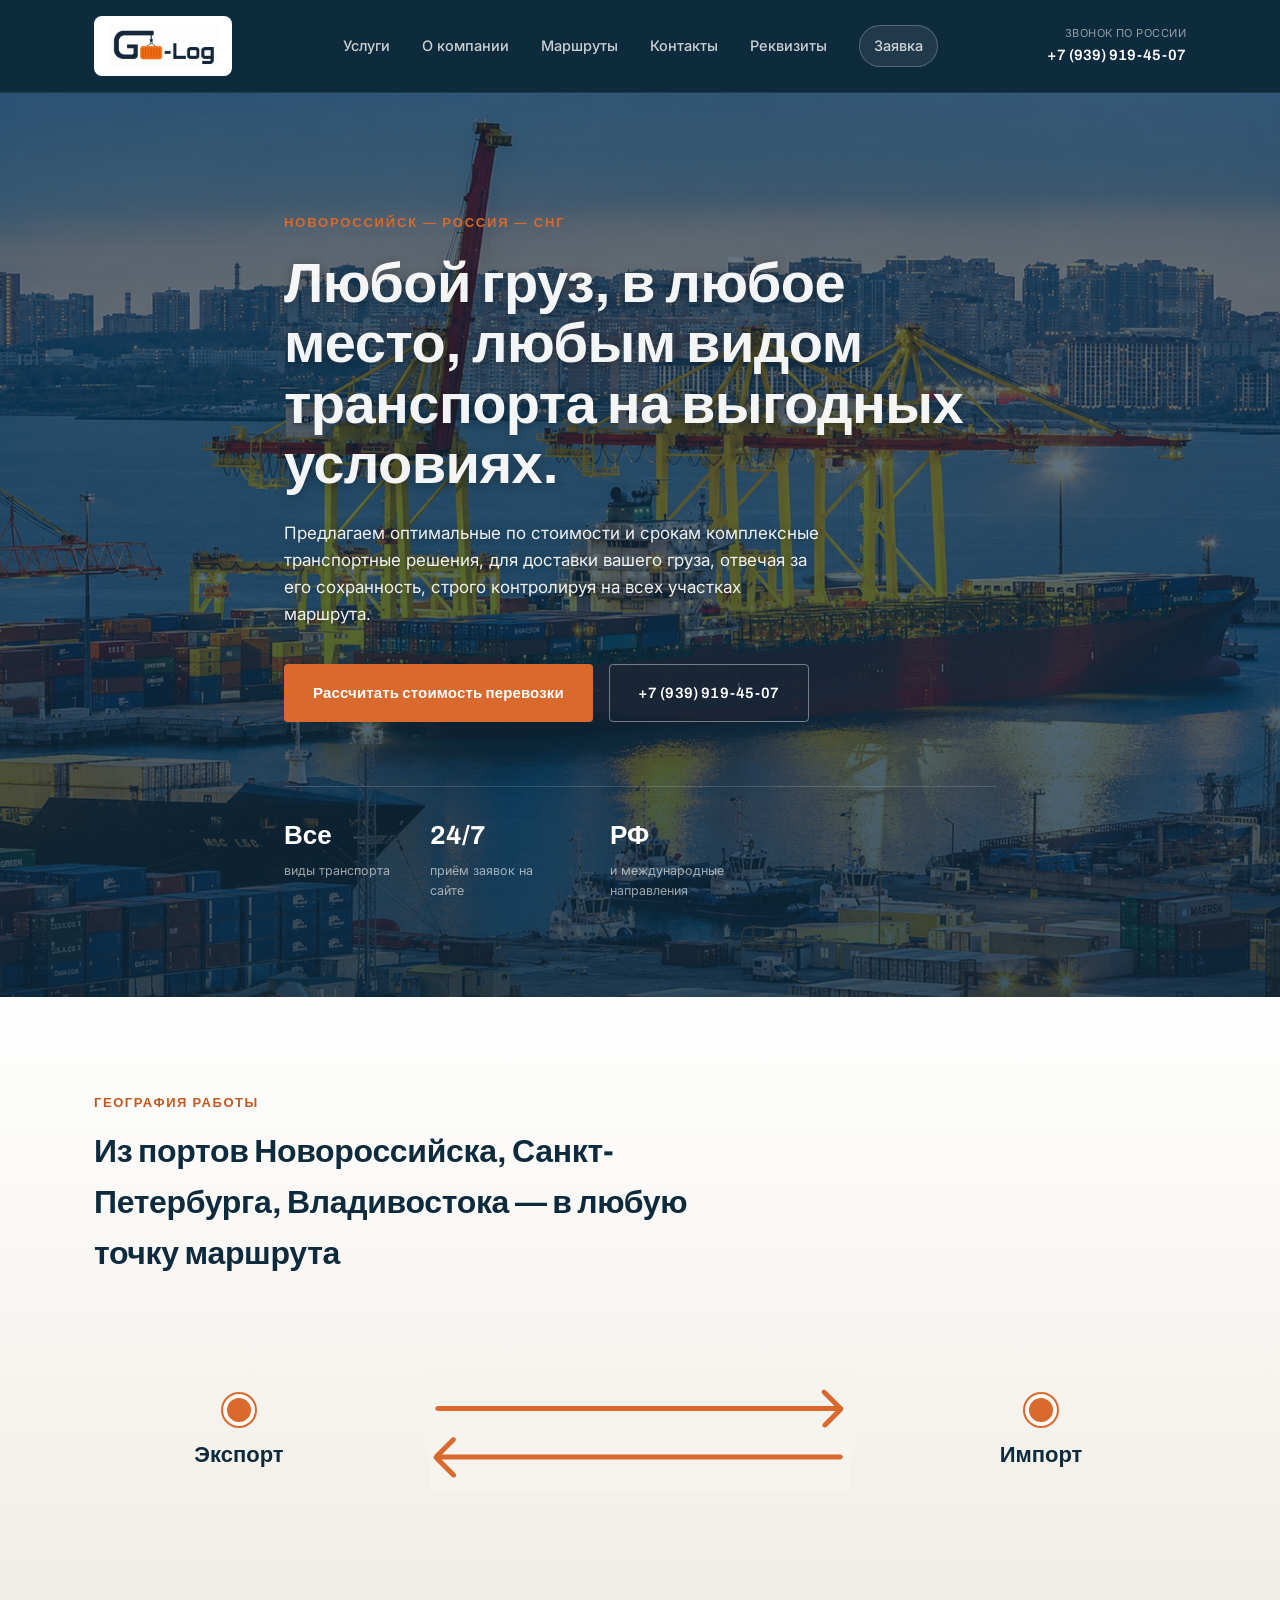
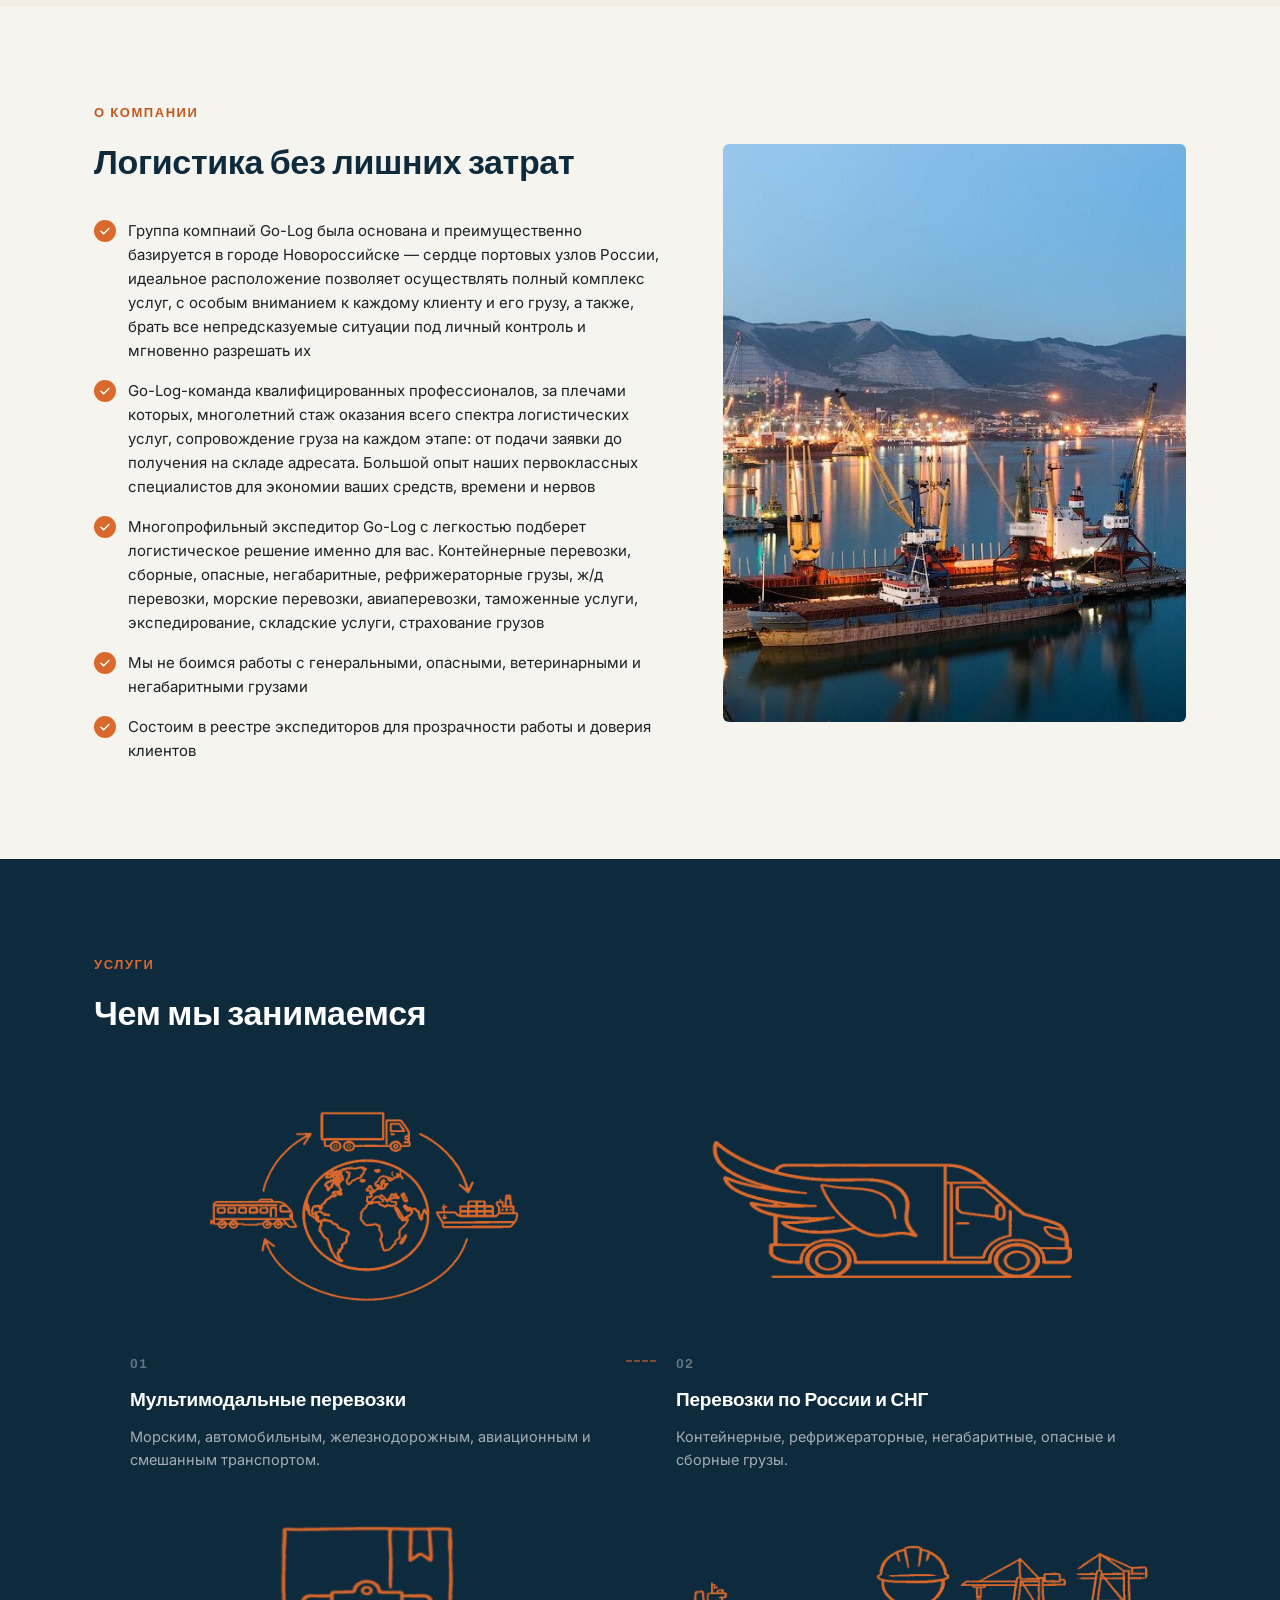
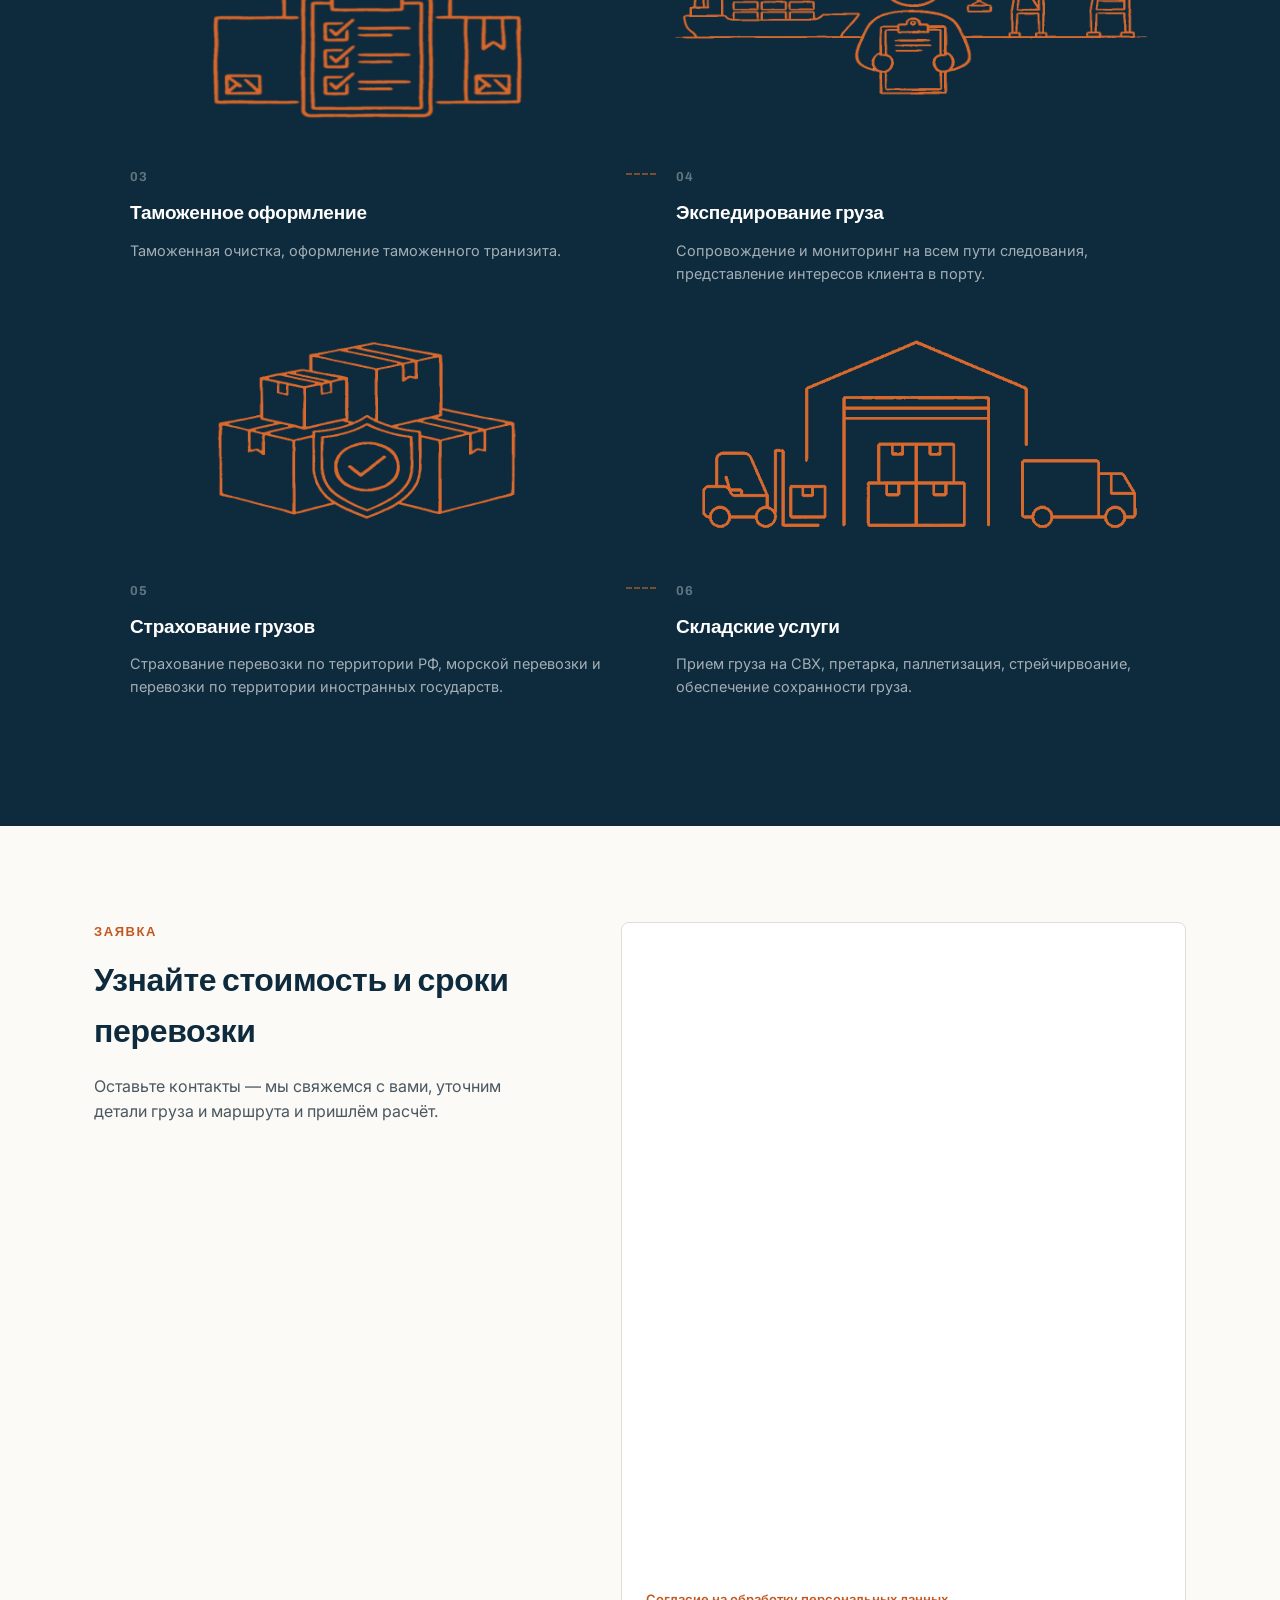
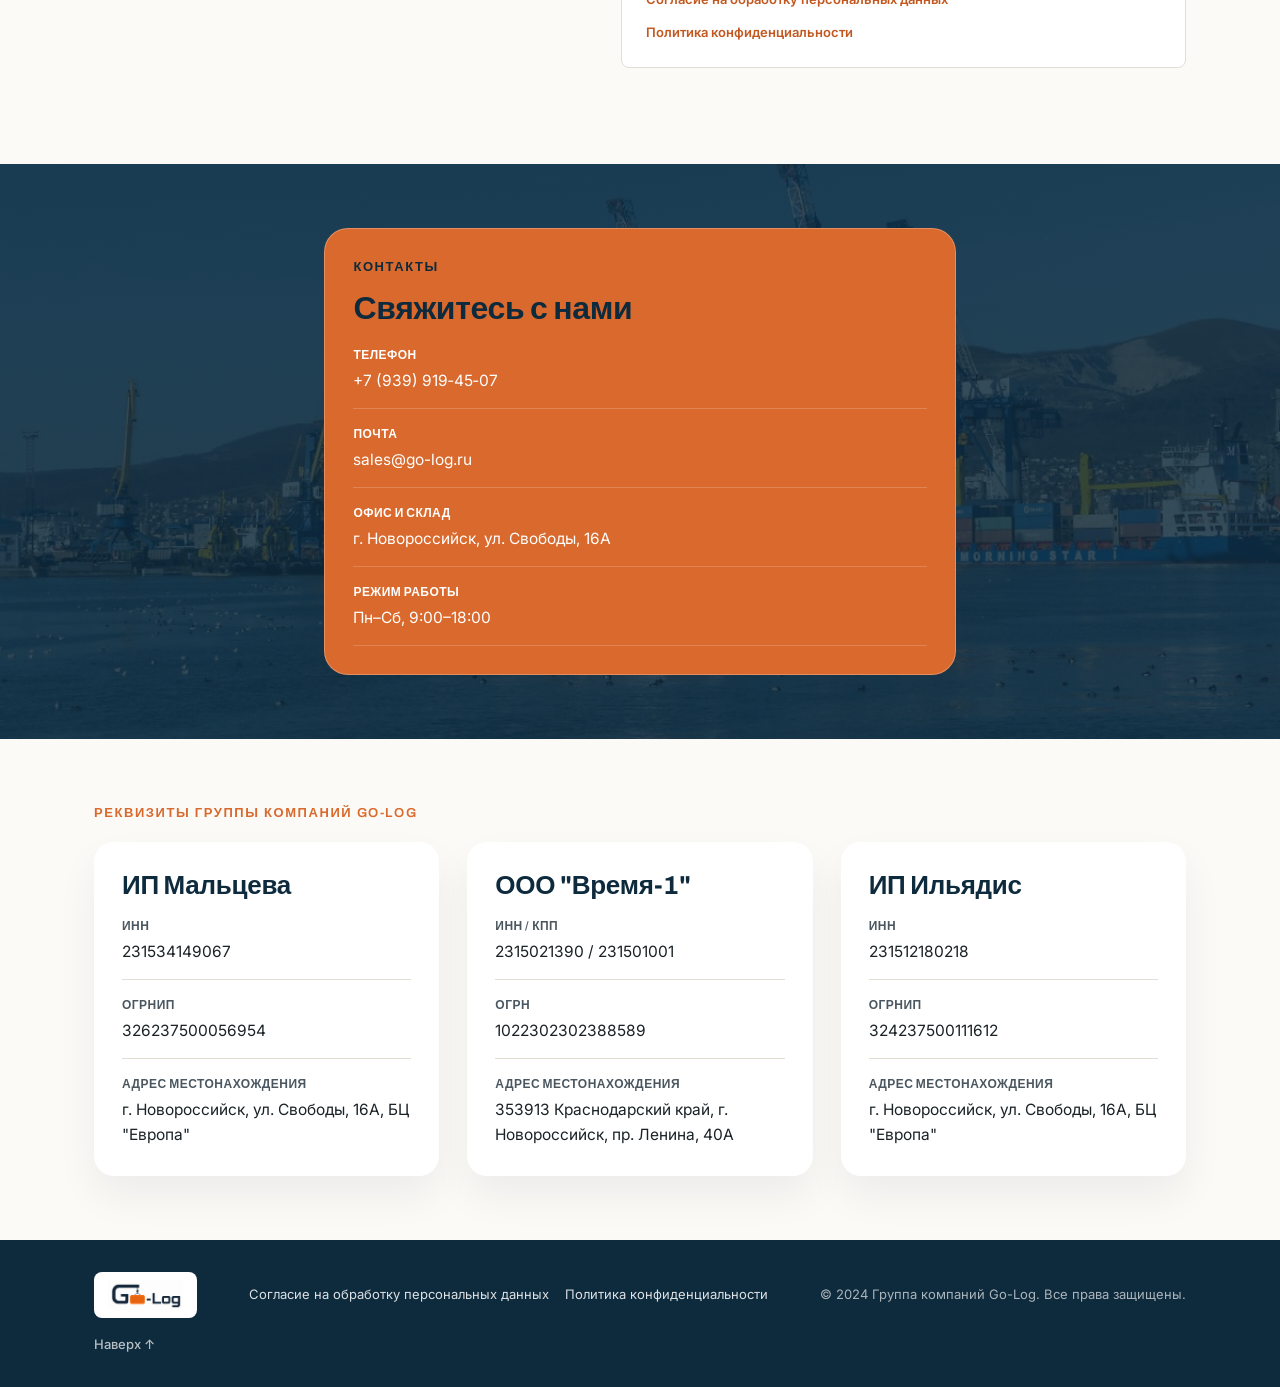
<file: index.html>
<!DOCTYPE html>
<html lang="ru">
<head>
<meta charset="UTF-8">
<meta name="viewport" content="width=device-width, initial-scale=1.0, maximum-scale=1.0, viewport-fit=cover">
<title>Go-Log — логистическая компания в Новороссийске</title>
<meta name="description" content="Go-Log — морские, мультимодальные и автомобильные перевозки, таможенное оформление и хранение грузов в Новороссийске. Оставьте заявку — рассчитаем стоимость перевозки.">
<link rel="preconnect" href="https:// ts.googleapis.com">
<link rel="preconnect" href="https://fonts.gstatic.com" crossorigin>
<link href="https://fonts.googleapis.com/css2?family=Archivo:wght@500;600;700;800&family=Archivo+Expanded:wght@600;700&family=Inter:wght@400;500;600&display=swap" rel="stylesheet">
<link rel="stylesheet" href="style.css">
</head>
<body>

<a id="top"></a>
<!-- ===== HEADER ===== -->
<header class="site-header">
  <div class="container header-inner">
    <a href="#top" class="brand">
      <img src="images/logo.png" alt="Go-Log" class="brand-logo">
    </a>
    <nav class="main-nav" aria-label="Основная навигация">
      <a href="#services">Услуги</a>
      <a href="#about">О компании</a>
      <a href="#route">Маршруты</a>
      <a href="#contacts">Контакты</a>
      <a href="#requisites">Реквизиты</a>
      <a href="#request" class="header-request-link">Заявка</a>
    </nav>
    <a href="tel:+79399194507" class="header-phone">
      <span class="phone-label">Звонок по России</span>
      <span class="phone-number">+7 (939) 919&#8209;45&#8209;07</span>
    </a>
  </div>
</header>

<main>

  <!-- ===== HERO ===== -->
  <section class="hero">
    <div class="hero-bg" aria-hidden="true"></div>
    <div class="container hero-inner">
      <p class="eyebrow">Новороссийск &mdash; Россия &mdash; СНГ</p>
      <h1>Любой груз, в любое место, любым видом транспорта на выгодных условиях.</h1>
      <p class="hero-lede">Предлагаем оптимальные по стоимости и срокам комплексные транспортные решения, для доставки вашего груза, отвечая за его сохранность, строго контролируя на всех участках маршрута.</p>
      <div class="hero-actions">
        <a href="#request" class="btn btn-primary">Рассчитать стоимость перевозки</a>
        <a href="tel:+79399194507" class="btn btn-ghost">+7 (939) 919&#8209;45&#8209;07</a>
      </div>
      <ul class="hero-stats">
        <li><span class="stat-num">Все</span><span class="stat-label">виды транспорта</span></li>
        <li><span class="stat-num">24/7</span><span class="stat-label">приём заявок на сайте</span></li>
        <li><span class="stat-num">РФ</span><span class="stat-label">и международные направления</span></li>
      </ul>
    </div>
  </section>

  <!-- ===== ROUTE / SIGNATURE ELEMENT ===== -->
  <section class="route" id="route">
    <div class="container">
      <p class="section-eyebrow">География работы</p>
      <h2>Из портов Новороссийска, Санкт-Петербурга, Владивостока &mdash; в любую точку маршрута</h2>
    </div>
    <div class="route-line-full" role="img" aria-label="Маршрутная схема: экспорт слева, импорт справа, место для стрелок посередине">
      <div class="route-line-content">
        <div class="route-point route-point--export">
          <span class="route-dot route-dot--origin"></span>
          <span class="route-point-label">Экспорт</span>
        </div>
        <div class="route-graphic">
          <img src="images/route-placeholder.png" alt="Место для схемы маршрута" class="route-graphic__img" loading="lazy" />
        </div>
        <div class="route-point route-point--import">
          <span class="route-dot route-dot--dest"></span>
          <span class="route-point-label">Импорт</span>
        </div>
      </div>
    </div>
  </section>

  <!-- ===== ABOUT ===== -->
  <section class="about" id="about">
    <div class="container about-grid">
      <div class="about-text">
        <p class="section-eyebrow">О компании</p>
        <h2>Логистика без лишних затрат</h2>
        <ul class="about-points">
          <li>Группа компнаий Go-Log была основана и преимущественно базируется в городе Новороссийске — сердце портовых узлов России, идеальное расположение позволяет осуществлять полный комплекс услуг, с особым вниманием к каждому клиенту и его грузу, а также, брать все непредсказуемые ситуации под личный контроль и мгновенно разрешать их</li>
          <li>Go-Log-команда квалифицированных профессионалов, за плечами которых, многолетний стаж оказания всего спектра логистических услуг, сопровождение груза на каждом этапе: от подачи заявки до получения на складе адресата. Большой опыт наших первоклассных специалистов для экономии ваших средств, времени и нервов</li>
          <li>Многопрофильный экспедитор Go-Log с легкостью подберет логистическое решение именно для вас. Контейнерные перевозки, сборные, опасные, негабаритные, рефрижераторные грузы, ж/д перевозки, морские перевозки, авиаперевозки, таможенные услуги, экспедирование, складские услуги, страхование грузов</li>
          <li>Мы не боимся работы с генеральными, опасными, ветеринарными и негабаритными грузами</li>
          <li>Состоим в реестре экспедиторов для прозрачности работы и доверия клиентов</li>
        </ul>
      </div>
      <div class="about-media">
        <img src="images/about.jpg" alt="Фото компании Go-Log" loading="lazy"
             onerror="this.closest('.about-media').classList.add('about-media--empty')">
        <div class="about-media-placeholder" aria-hidden="true">
          <svg viewBox="0 0 48 48" width="40" height="40" fill="none">
            <rect x="6" y="14" width="36" height="26" rx="2" stroke="currentColor" stroke-width="2"/>
            <path d="M6 32l10-10 8 8 6-6 12 12" stroke="currentColor" stroke-width="2" stroke-linecap="round" stroke-linejoin="round"/>
            <circle cx="16" cy="21" r="3" stroke="currentColor" stroke-width="2"/>
          </svg>
          <p>Замените на фото компании:<br><code>images/about.jpg</code></p>
        </div>
      </div>
    </div>
  </section>

  <!-- ===== SERVICES ===== -->
  <section class="services" id="services">
    <div class="container">
      <p class="section-eyebrow">Услуги</p>
      <h2>Чем мы занимаемся</h2>
      <div class="services-grid">

        <article class="service-card">
          <div class="service-media">
            <img src="images/multimodal.png" alt="Мультимодальные перевозки" loading="lazy"
                 onerror="this.closest('.service-media').classList.add('service-media--empty')">
            <div class="service-media-placeholder" aria-hidden="true">
              <svg viewBox="0 0 48 48" fill="none"><rect x="6" y="14" width="30" height="20" rx="2" stroke="currentColor" stroke-width="2"/><path d="M6 32l10-10 8 8 6-6 12 12" stroke="currentColor" stroke-width="2" stroke-linecap="round" stroke-linejoin="round"/><circle cx="16" cy="21" r="3" stroke="currentColor" stroke-width="2"/></svg>
              <p>images/multimodal.jpg</p>
            </div>
          </div>
          <div class="service-body">
            <span class="service-num">01</span>
            <h3>Мультимодальные перевозки</h3>
            <p>Морским, автомобильным, железнодорожным, авиационным и смешанным транспортом.</p>
          </div>
        </article>

        <article class="service-card">
          <div class="service-media">
            <img src="images/perevozki.png" alt="Перевозки" loading="lazy"
                 onerror="this.closest('.service-media').classList.add('service-media--empty')">
            <div class="service-media-placeholder" aria-hidden="true">
              <svg viewBox="0 0 48 48" fill="none"><rect x="6" y="16" width="36" height="20" rx="1.5" stroke="currentColor" stroke-width="2"/><path d="M14 16v20M22 16v20M30 16v20M38 16v20" stroke="currentColor" stroke-width="2"/></svg>
              <p>images/perevozki.jpg</p>
            </div>
          </div>
          <div class="service-body">
            <span class="service-num">02</span>
            <h3>Перевозки по России и СНГ</h3>
            <p>Контейнерные, рефрижераторные, негабаритные, опасные и сборные грузы.</p>
          </div>
        </article>

        <article class="service-card">
          <div class="service-media service-media--illustration">
            <img src="images/tamojenoe.png" alt="Таможенное оформление" loading="lazy">
          </div>
          <div class="service-body">
            <span class="service-num">03</span>
            <h3>Таможенное оформление</h3>
            <p>Таможенная очистка, оформление таможенного транизита.</p>
          </div>
        </article>

        <article class="service-card">
          <div class="service-media service-media--illustration">
            <img src="images/expedition.png" alt="Экспедирование груза" loading="lazy">
          </div>
          <div class="service-body">
            <span class="service-num">04</span>
            <h3>Экспедирование груза</h3>
            <p>Сопровождение и мониторинг на всем пути следования, представление интересов клиента в порту.</p>
          </div>
        </article>

        <article class="service-card">
          <div class="service-media service-media--illustration">
            <img src="images/strahovanie.png" alt="Страхование грузов" loading="lazy">
          </div>
          <div class="service-body">
            <span class="service-num">05</span>
            <h3>Страхование грузов</h3>
            <p>Страхование перевозки по территории РФ, морской перевозки и перевозки по территории иностранных государств.</p>
          </div>
        </article>

        <article class="service-card">
          <div class="service-media">
            <img src="images/sklad.png" alt="Складские услуги" loading="lazy"
                 onerror="this.closest('.service-media').classList.add('service-media--empty')">
            <div class="service-media-placeholder" aria-hidden="true">
              <svg viewBox="0 0 48 48" fill="none"><path d="M6 18 24 7l18 11" stroke="currentColor" stroke-width="2" stroke-linecap="round" stroke-linejoin="round"/><path d="M9 18v20h30V18" stroke="currentColor" stroke-width="2" stroke-linejoin="round"/><path d="M19 38V27h10v11" stroke="currentColor" stroke-width="2" stroke-linejoin="round"/></svg>
              <p>images/sklad.jpg</p>
            </div>
          </div>
          <div class="service-body">
            <span class="service-num">06</span>
            <h3>Складские услуги</h3>
            <p>Прием груза на СВХ, претарка, паллетизация, стрейчирвоание, обеспечение сохранности груза.</p>
          </div>
        </article>

      </div>
    </div>
  </section>

  <!-- ===== REQUEST FORM ===== -->
  <section class="request" id="request">
    <div class="container request-grid">
      <div class="request-text">
        <p class="section-eyebrow">Заявка</p>
        <h2>Узнайте стоимость и сроки перевозки</h2>
        <p>Оставьте контакты &mdash; мы свяжемся с вами, уточним детали груза и маршрута и пришлём расчёт.</p>
      </div>

      <div class="request-form request-form--yandex" id="contactForm">
        <script src="https://forms.yandex.ru/_static/embed.js"></script>
        <iframe src="https://forms.yandex.ru/u/6a76723b068ff0467395f14d?iframe=1" frameborder="0" name="ya-form-6a76723b068ff0467395f14d" class="yandex-form-iframe"></iframe>
        <div class="request-links">
          <a href="./personal-data/" target="_blank" rel="noopener">Согласие на обработку персональных данных</a>
          <a href="./privacy/" target="_blank" rel="noopener">Политика конфиденциальности</a>
        </div>
      </div>
    </div>
  </section>

  <!-- ===== CONTACTS ===== -->
  <section class="contacts" id="contacts">
    <div class="container contacts-grid">

      <div class="contacts-top">
        <div class="contact-block">
          <p class="section-eyebrow" style="color: #0E2A3D;">Контакты</p>
          <h2 style="color: #0E2A3D;">Свяжитесь с нами</h2>

          <ul class="contact-list">
            <li>
              <span class="contact-label">Телефон</span>
              <a href="tel:+79399194507">+7 (939) 919&#8209;45&#8209;07</a>
            </li>
            <li>
              <span class="contact-label">Почта</span>
              <a href="mailto:sales@go-log.ru">sales@go-log.ru</a>
            </li>
            <li>
              <span class="contact-label">Офис и склад</span>
              <span>г. Новороссийск, ул. Свободы, 16А</span>
            </li>
            <li>
              <span class="contact-label">Режим работы</span>
              <span>Пн&ndash;Сб, 9:00&ndash;18:00</span>
            </li>
          </ul>
        </div>

        <!-- contact photo removed; image used as section background -->
      </div>

    </div>
  </section>

  <section class="requisites" id="requisites">
    <div class="container">
      <p class="section-eyebrow">Реквизиты группы компаний Go-Log</p>
      <div class="requisites-grid">
        <div class="contact-block requisites-card requisites-maltseva">
          <h3>ИП Мальцева</h3>
          <ul class="legal-list">
            <li><span>ИНН</span> 231534149067</li>
            <li><span>ОГРНИП</span> 326237500056954</li>
            <li><span>Адрес местонахождения</span> г. Новороссийск, ул. Свободы, 16А, БЦ "Европа"</li>
          </ul>
        </div>

        <div class="contact-block requisites-card requisites-vremya1">
          <h3>ООО "Время-1"</h3>
          <ul class="legal-list">
            <li><span>ИНН / КПП</span> 2315021390 / 231501001</li>
            <li><span>ОГРН</span> 1022302302388589</li>
            <li><span>Адрес местонахождения</span> 353913 Краснодарский край, г. Новороссийск, пр. Ленина, 40А</li>
          </ul>
        </div>

        <div class="contact-block requisites-card requisites-ilyadis">
          <h3>ИП Ильядис</h3>
          <ul class="legal-list">
            <li><span>ИНН</span>231512180218</li>
            <li><span>ОГРНИП</span>324237500111612</li>
            <li><span>Адрес местонахождения</span> г. Новороссийск, ул. Свободы, 16А, БЦ "Европа"</li>
          </ul>
        </div>
      </div>
    </div>
  </section>

</main>

<!-- ===== FOOTER ===== -->
<footer class="site-footer">
  <div class="container footer-inner">
    <div class="brand brand--footer">
      <img src="images/logo.png" alt="Go-Log" class="brand-logo brand-logo--footer">
    </div>
    <div class="footer-links">
      <a href="./personal-data/" target="_blank" rel="noopener">Согласие на обработку персональных данных</a>
      <a href="./privacy/" target="_blank" rel="noopener">Политика конфиденциальности</a>
    </div>
    <p class="footer-copy">&copy; 2024 Группа компаний Go-Log. Все права защищены.</p>
    <a href="#top" class="footer-top">Наверх &uarr;</a>
  </div>
</footer>

<script src="script.js"></script>
</body>
</html>
</file>
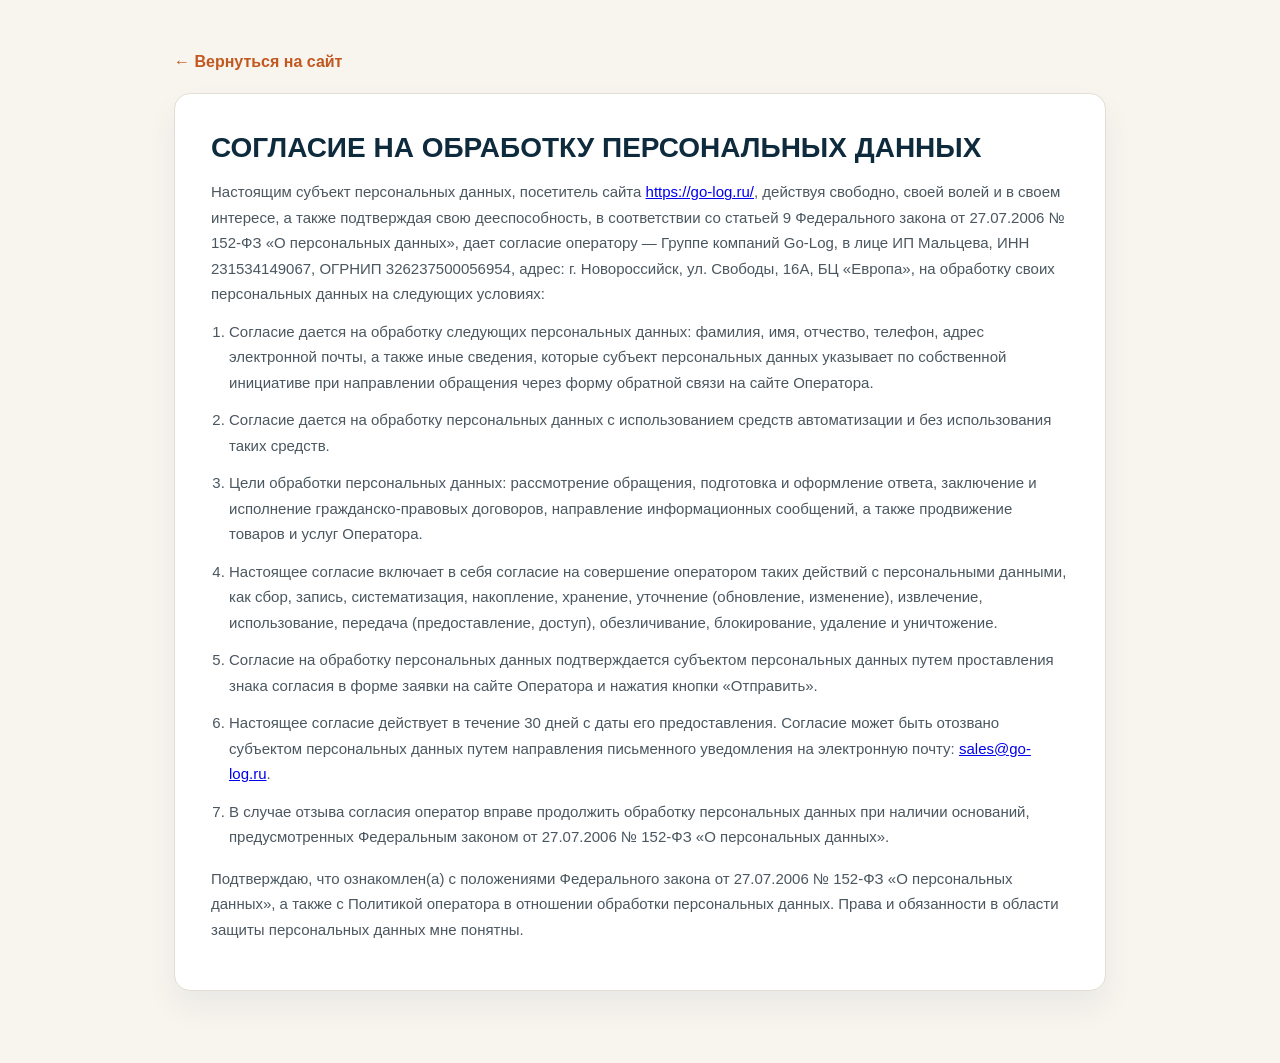
<file: personal-data/index.html>
<!DOCTYPE html>
<html lang="ru">
<head>
  <meta charset="UTF-8">
  <meta name="viewport" content="width=device-width, initial-scale=1.0">
  <title>Согласие на обработку персональных данных — Go-Log</title>
  <meta name="robots" content="noindex">
  <style>
    :root {
      color-scheme: light;
      --navy:#0E2A3D;
      --rust:#C2581F;
      --line:#E2DED3;
      --text:#1A2226;
      --muted:#4B5760;
      --bg:#F8F5EF;
      --white:#FFFFFF;
    }
    * { box-sizing: border-box; }
    body {
      margin: 0;
      font-family: Arial, Helvetica, sans-serif;
      background: var(--bg);
      color: var(--text);
      line-height: 1.7;
    }
    .page {
      max-width: 980px;
      margin: 0 auto;
      padding: 48px 24px 72px;
    }
    .card {
      background: var(--white);
      border: 1px solid var(--line);
      border-radius: 16px;
      padding: 36px;
      box-shadow: 0 16px 32px rgba(14,42,61,0.06);
    }
    h1 {
      margin: 0 0 14px;
      color: var(--navy);
      font-size: 28px;
      line-height: 1.25;
    }
    p, li {
      color: var(--muted);
      font-size: 15px;
      margin: 0 0 12px;
    }
    .meta {
      margin-bottom: 24px;
      font-size: 15px;
      color: var(--navy);
      font-weight: 600;
    }
    .back-link {
      display: inline-block;
      margin-bottom: 18px;
      color: var(--rust);
      font-weight: 700;
      text-decoration: none;
    }
    .back-link:hover { text-decoration: underline; }
    .list {
      padding-left: 18px;
      margin: 8px 0 16px;
    }
  </style>
</head>
<body>
  <div class="page">
    <a class="back-link" href="../">← Вернуться на сайт</a>
    <div class="card">
      <h1>СОГЛАСИЕ НА ОБРАБОТКУ ПЕРСОНАЛЬНЫХ ДАННЫХ</h1>
      <p>Настоящим субъект персональных данных, посетитель сайта <a href="https://go-log.ru/">https://go-log.ru/</a>, действуя свободно, своей волей и в своем интересе, а также подтверждая свою дееспособность, в соответствии со статьей 9 Федерального закона от 27.07.2006 № 152-ФЗ «О персональных данных», дает согласие оператору — Группе компаний Go-Log, в лице ИП Мальцева, ИНН 231534149067, ОГРНИП 326237500056954, адрес: г. Новороссийск, ул. Свободы, 16А, БЦ «Европа», на обработку своих персональных данных на следующих условиях:</p>
      <ol class="list">
        <li>Согласие дается на обработку следующих персональных данных: фамилия, имя, отчество, телефон, адрес электронной почты, а также иные сведения, которые субъект персональных данных указывает по собственной инициативе при направлении обращения через форму обратной связи на сайте Оператора.</li>
        <li>Согласие дается на обработку персональных данных с использованием средств автоматизации и без использования таких средств.</li>
        <li>Цели обработки персональных данных: рассмотрение обращения, подготовка и оформление ответа, заключение и исполнение гражданско-правовых договоров, направление информационных сообщений, а также продвижение товаров и услуг Оператора.</li>
        <li>Настоящее согласие включает в себя согласие на совершение оператором таких действий с персональными данными, как сбор, запись, систематизация, накопление, хранение, уточнение (обновление, изменение), извлечение, использование, передача (предоставление, доступ), обезличивание, блокирование, удаление и уничтожение.</li>

        <li>Согласие на обработку персональных данных подтверждается субъектом персональных данных путем проставления знака согласия в форме заявки на сайте Оператора и нажатия кнопки «Отправить».</li>
        <li>Настоящее согласие действует в течение 30 дней с даты его предоставления. Согласие может быть отозвано субъектом персональных данных путем направления письменного уведомления на электронную почту: <a href="mailto:sales@go-log.ru">sales@go-log.ru</a>.</li>
        <li>В случае отзыва согласия оператор вправе продолжить обработку персональных данных при наличии оснований, предусмотренных Федеральным законом от 27.07.2006 № 152-ФЗ «О персональных данных».</li>
      </ol>
      <p>Подтверждаю, что ознакомлен(а) с положениями Федерального закона от 27.07.2006 № 152-ФЗ «О персональных данных», а также с Политикой оператора в отношении обработки персональных данных. Права и обязанности в области защиты персональных данных мне понятны.</p>
    </div>
  </div>
</body>
</html>
</file>
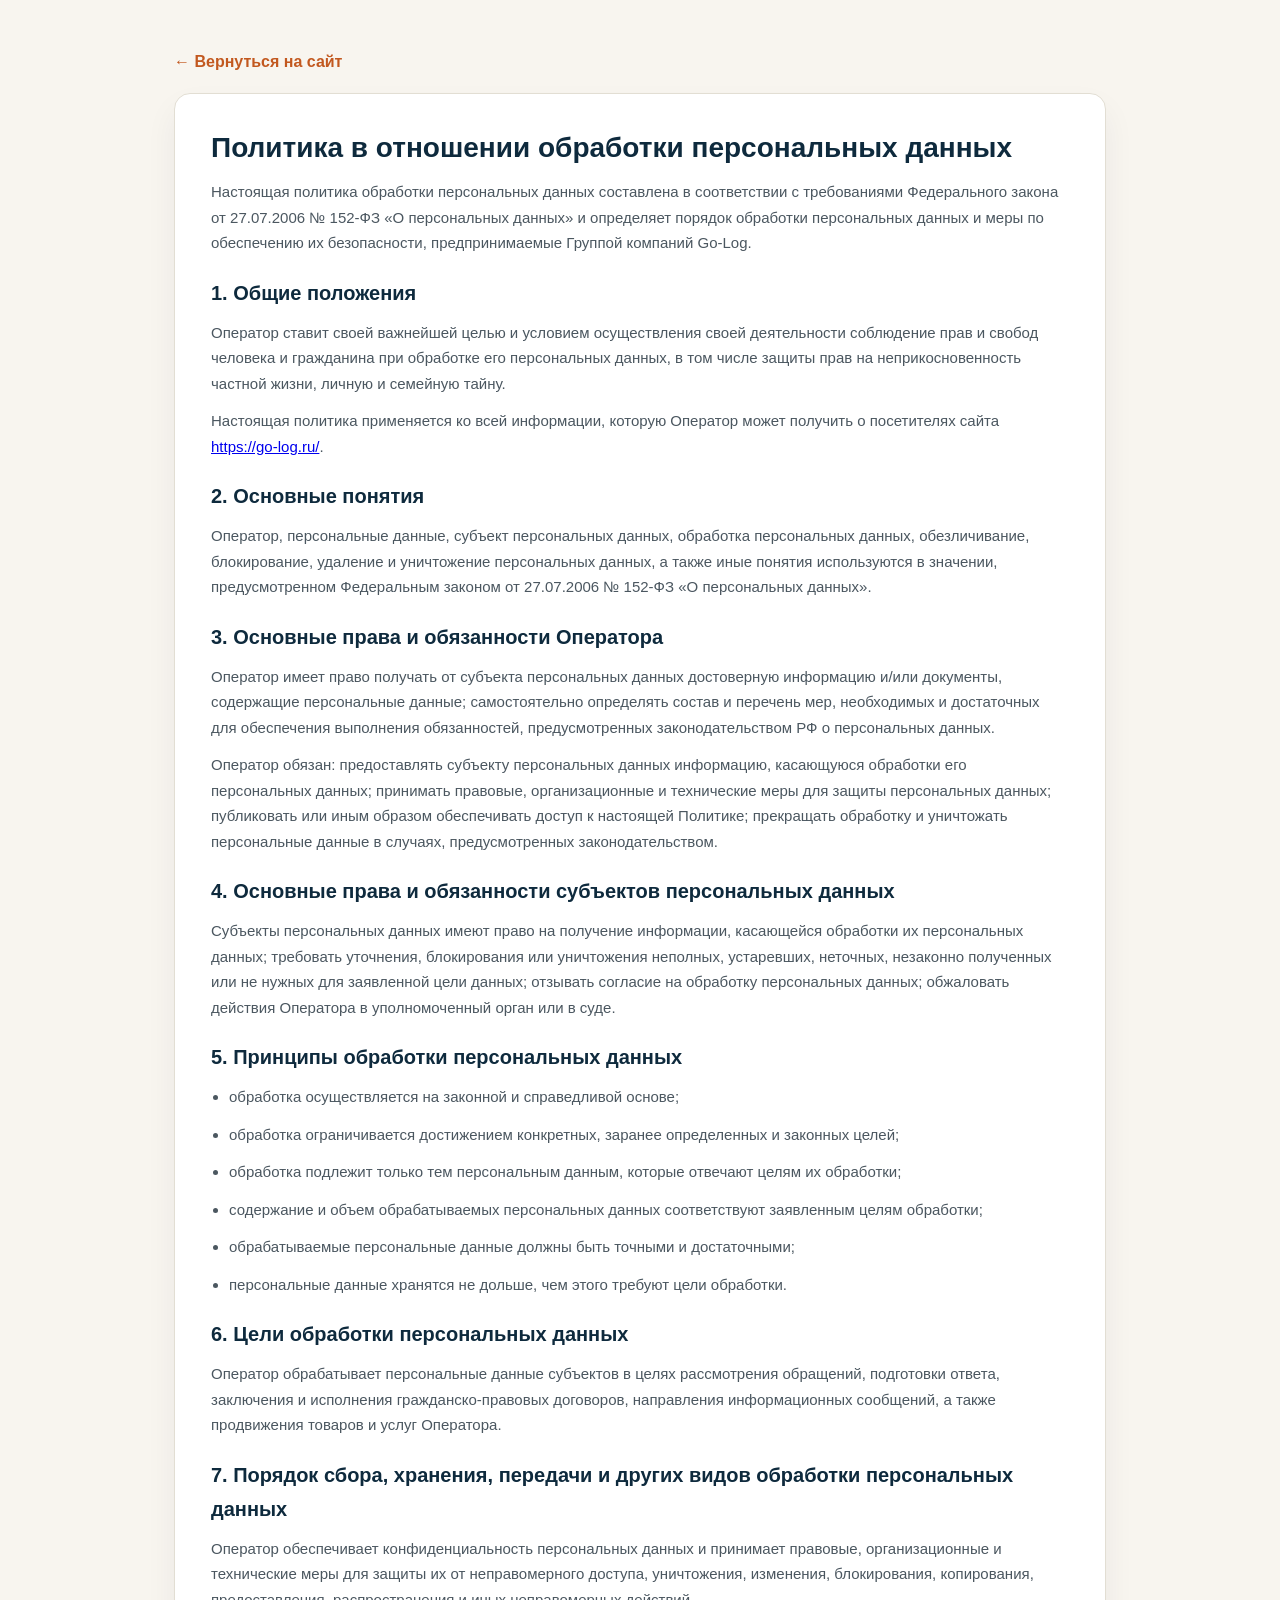
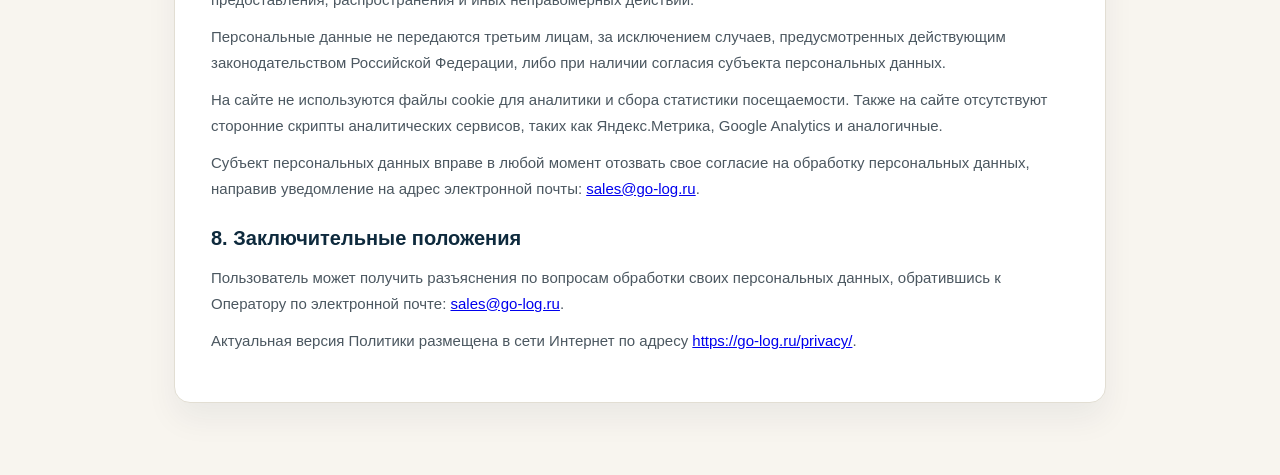
<file: privacy/index.html>
<!DOCTYPE html>
<html lang="ru">
<head>
  <meta charset="UTF-8">
  <meta name="viewport" content="width=device-width, initial-scale=1.0">
  <title>Политика в отношении обработки персональных данных — Go-Log</title>
  <meta name="robots" content="noindex">
  <style>
    :root {
      color-scheme: light;
      --navy:#0E2A3D;
      --rust:#C2581F;
      --line:#E2DED3;
      --text:#1A2226;
      --muted:#4B5760;
      --bg:#F8F5EF;
      --white:#FFFFFF;
    }
    * { box-sizing: border-box; }
    body {
      margin: 0;
      font-family: Arial, Helvetica, sans-serif;
      background: var(--bg);
      color: var(--text);
      line-height: 1.7;
    }
    .page {
      max-width: 980px;
      margin: 0 auto;
      padding: 48px 24px 72px;
    }
    .card {
      background: var(--white);
      border: 1px solid var(--line);
      border-radius: 16px;
      padding: 36px;
      box-shadow: 0 16px 32px rgba(14,42,61,0.06);
    }
    h1 {
      margin: 0 0 14px;
      color: var(--navy);
      font-size: 28px;
      line-height: 1.25;
    }
    h2 {
      color: var(--navy);
      font-size: 20px;
      margin: 20px 0 10px;
    }
    p, li {
      color: var(--muted);
      font-size: 15px;
      margin: 0 0 12px;
    }
    .back-link {
      display: inline-block;
      margin-bottom: 18px;
      color: var(--rust);
      font-weight: 700;
      text-decoration: none;
    }
    .back-link:hover { text-decoration: underline; }
    .list {
      padding-left: 18px;
      margin: 8px 0 16px;
    }
  </style>
</head>
<body>
  <div class="page">
    <a class="back-link" href="../">← Вернуться на сайт</a>
    <div class="card">
      <h1>Политика в отношении обработки персональных данных</h1>
      <p>Настоящая политика обработки персональных данных составлена в соответствии с требованиями Федерального закона от 27.07.2006 № 152-ФЗ «О персональных данных» и определяет порядок обработки персональных данных и меры по обеспечению их безопасности, предпринимаемые Группой компаний Go-Log.</p>
      <h2>1. Общие положения</h2>
      <p>Оператор ставит своей важнейшей целью и условием осуществления своей деятельности соблюдение прав и свобод человека и гражданина при обработке его персональных данных, в том числе защиты прав на неприкосновенность частной жизни, личную и семейную тайну.</p>
      <p>Настоящая политика применяется ко всей информации, которую Оператор может получить о посетителях сайта <a href="https://go-log.ru/">https://go-log.ru/</a>.</p>
      <h2>2. Основные понятия</h2>
      <p>Оператор, персональные данные, субъект персональных данных, обработка персональных данных, обезличивание, блокирование, удаление и уничтожение персональных данных, а также иные понятия используются в значении, предусмотренном Федеральным законом от 27.07.2006 № 152-ФЗ «О персональных данных».</p>
      <h2>3. Основные права и обязанности Оператора</h2>
      <p>Оператор имеет право получать от субъекта персональных данных достоверную информацию и/или документы, содержащие персональные данные; самостоятельно определять состав и перечень мер, необходимых и достаточных для обеспечения выполнения обязанностей, предусмотренных законодательством РФ о персональных данных.</p>
      <p>Оператор обязан: предоставлять субъекту персональных данных информацию, касающуюся обработки его персональных данных; принимать правовые, организационные и технические меры для защиты персональных данных; публиковать или иным образом обеспечивать доступ к настоящей Политике; прекращать обработку и уничтожать персональные данные в случаях, предусмотренных законодательством.</p>
      <h2>4. Основные права и обязанности субъектов персональных данных</h2>
      <p>Субъекты персональных данных имеют право на получение информации, касающейся обработки их персональных данных; требовать уточнения, блокирования или уничтожения неполных, устаревших, неточных, незаконно полученных или не нужных для заявленной цели данных; отзывать согласие на обработку персональных данных; обжаловать действия Оператора в уполномоченный орган или в суде.</p>
      <h2>5. Принципы обработки персональных данных</h2>
      <ul class="list">
        <li>обработка осуществляется на законной и справедливой основе;</li>
        <li>обработка ограничивается достижением конкретных, заранее определенных и законных целей;</li>
        <li>обработка подлежит только тем персональным данным, которые отвечают целям их обработки;</li>
        <li>содержание и объем обрабатываемых персональных данных соответствуют заявленным целям обработки;</li>
        <li>обрабатываемые персональные данные должны быть точными и достаточными;</li>
        <li>персональные данные хранятся не дольше, чем этого требуют цели обработки.</li>
      </ul>
      <h2>6. Цели обработки персональных данных</h2>
      <p>Оператор обрабатывает персональные данные субъектов в целях рассмотрения обращений, подготовки ответа, заключения и исполнения гражданско-правовых договоров, направления информационных сообщений, а также продвижения товаров и услуг Оператора.</p>
      <h2>7. Порядок сбора, хранения, передачи и других видов обработки персональных данных</h2>
      <p>Оператор обеспечивает конфиденциальность персональных данных и принимает правовые, организационные и технические меры для защиты их от неправомерного доступа, уничтожения, изменения, блокирования, копирования, предоставления, распространения и иных неправомерных действий.</p>
      <p>Персональные данные не передаются третьим лицам, за исключением случаев, предусмотренных действующим законодательством Российской Федерации, либо при наличии согласия субъекта персональных данных.</p>
      <p>На сайте не используются файлы cookie для аналитики и сбора статистики посещаемости. Также на сайте отсутствуют сторонние скрипты аналитических сервисов, таких как Яндекс.Метрика, Google Analytics и аналогичные.</p>
      <p>Субъект персональных данных вправе в любой момент отозвать свое согласие на обработку персональных данных, направив уведомление на адрес электронной почты: <a href="mailto:sales@go-log.ru">sales@go-log.ru</a>.</p>
      <h2>8. Заключительные положения</h2>
      <p>Пользователь может получить разъяснения по вопросам обработки своих персональных данных, обратившись к Оператору по электронной почте: <a href="mailto:sales@go-log.ru">sales@go-log.ru</a>.</p>
      <p>Актуальная версия Политики размещена в сети Интернет по адресу <a href="https://go-log.ru/privacy/">https://go-log.ru/privacy/</a>.</p>
    </div>
  </div>
</body>
</html>
</file>
<file: style.css>
/* ===========================================================
   GO-LOG — site styles
   Palette: deep harbor navy + rust-orange container accent
   =========================================================== */

:root {
  --navy-900: #0E2A3D;
  --navy-800: #15384D;
  --navy-700: #1B3A4B;
  --rust-500: #D9692C;
  --rust-600: #C2581F;
  --sand-100: #F6F4EF;
  --sand-50:  #FBFAF7;
  --ink-900:  #1A2226;
  --ink-600:  #4B5760;
  --line:     #E2DED3;
  --white:    #FFFFFF;

  --font-display: 'Archivo Expanded', 'Archivo', sans-serif;
  --font-head: 'Archivo', sans-serif;
  --font-body: 'Inter', sans-serif;

  --container: 1140px;
}

* { box-sizing: border-box; }
html {
  scroll-behavior: smooth;
  -webkit-text-size-adjust: 100%;
  text-size-adjust: 100%;
}

body {
  margin: 0;
  font-family: var(--font-body);
  color: var(--ink-900);
  background: var(--sand-100);
  line-height: 1.6;
  overflow-x: hidden;
  -webkit-font-smoothing: antialiased;
}

img { max-width: 100%; display: block; }
a { color: inherit; text-decoration: none; }

.container {
  max-width: var(--container);
  margin: 0 auto;
  padding: 0 24px;
}

h1, h2, h3 {
  font-family: var(--font-head);
  font-weight: 700;
  letter-spacing: -0.01em;
  margin: 0;
  color: var(--navy-900);
}

p { margin: 0 0 1em; color: var(--ink-600); }

.section-eyebrow {
  font-family: var(--font-head);
  font-size: 13px;
  font-weight: 600;
  letter-spacing: 0.12em;
  text-transform: uppercase;
  color: var(--rust-600);
  margin: 0 0 12px;
}

section { padding: 96px 0; }

/* ---------- Buttons ---------- */

.btn {
  display: inline-flex;
  align-items: center;
  justify-content: center;
  gap: 8px;
  padding: 16px 28px;
  border-radius: 4px;
  font-family: var(--font-head);
  font-weight: 600;
  font-size: 15px;
  letter-spacing: 0.01em;
  border: 1.5px solid transparent;
  cursor: pointer;
  transition: background 0.15s ease, color 0.15s ease, border-color 0.15s ease, transform 0.1s ease;
}

.btn-primary { background: var(--rust-500); color: var(--white); }
.btn-primary:hover { background: var(--rust-600); transform: translateY(-1px); }

.btn-ghost { background: transparent; border-color: rgba(255,255,255,0.4); color: var(--white); }
.btn-ghost:hover { border-color: var(--white); }

.btn-block { width: 100%; }

/* ---------- Header ---------- */

.site-header {
  position: sticky;
  top: 0;
  z-index: 50;
  background: var(--navy-900);
  border-bottom: 1px solid rgba(255,255,255,0.08);
}

.header-inner {
  display: grid;
  grid-template-columns: 1fr auto 1fr;
  align-items: center;
  gap: 24px;
  height: 92px;
}

.brand {
  display: flex;
  align-items: center;
  gap: 10px;
  justify-self: start;
}

.brand-logo {
  height: 60px;
  width: auto;
  display: block;
  background: var(--white);
  padding: 8px 14px;
  border-radius: 8px;
}

.brand-logo--footer { height: 46px; }

.brand-mark {
  display: inline-flex;
  align-items: center;
  justify-content: center;
  width: 34px;
  height: 34px;
  background: var(--rust-500);
  color: var(--white);
  font-family: var(--font-head);
  font-weight: 700;
  font-size: 14px;
  border-radius: 4px;
}

.brand-name {
  font-family: var(--font-display);
  font-weight: 700;
  font-size: 18px;
  letter-spacing: 0.04em;
  color: var(--white);
}

.main-nav {
  display: flex;
  gap: 32px;
  align-items: center;
  justify-content: center;
  flex-wrap: nowrap;
}

.main-nav a {
  color: rgba(255,255,255,0.78);
  font-size: 14.5px;
  font-weight: 500;
  transition: color 0.15s ease;
  white-space: nowrap;
}
.main-nav a:hover { color: var(--white); }

.header-request-link {
  display: inline-flex;
  align-items: center;
  justify-content: center;
  padding: 8px 14px;
  border: 1px solid rgba(255,255,255,0.24);
  border-radius: 999px;
  color: var(--white);
  background: rgba(255,255,255,0.08);
  font-weight: 600;
  transition: background 0.15s ease, border-color 0.15s ease, transform 0.1s ease;
}

.header-request-link:hover {
  background: rgba(255,255,255,0.16);
  border-color: rgba(255,255,255,0.36);
  transform: translateY(-1px);
}

.header-phone {
  text-align: right;
  justify-self: end;
}
.phone-label {
  display: block;
  font-size: 11px;
  color: rgba(255,255,255,0.55);
  letter-spacing: 0.04em;
  text-transform: uppercase;
}
.phone-number {
  display: block;
  font-family: var(--font-head);
  font-weight: 600;
  font-size: 15px;
  color: var(--white);
}

/* ---------- Hero ---------- */

.hero {
  position: relative;
  background: transparent;
  overflow: hidden;
  padding: 0;
}

.hero-bg {
  position: absolute;
  inset: 0;
  background:
    linear-gradient(180deg, rgba(14,42,61,0.60) 0%, rgba(14,42,61,0.70) 60%, rgba(14,42,61,0.80) 100%),
    url('images/for_main.png') center/cover no-repeat;
}

.hero-inner {
  position: relative;
  padding: 120px 24px 96px;
  max-width: 760px;
}

.hero .eyebrow {
  font-family: var(--font-head);
  font-size: 13px;
  font-weight: 600;
  letter-spacing: 0.14em;
  text-transform: uppercase;
  color: var(--rust-500);
  margin-bottom: 20px;
}

.hero h1 {
  font-family: var(--font-display);
  color: rgba(255,255,255,0.95);
  text-shadow: 0 2px 12px rgba(0,0,0,0.30);
  font-size: clamp(36px, 5.5vw, 56px);
  line-height: 1.08;
  margin-bottom: 24px;
}

.hero-lede {
  color: rgba(255,255,255,0.92);
  text-shadow: 0 1px 8px rgba(0,0,0,0.25);
  font-size: 17px;
  max-width: 540px;
  margin-bottom: 36px;
}

.hero-actions { display: flex; gap: 16px; flex-wrap: wrap; margin-bottom: 64px; }

.hero-stats {
  list-style: none;
  display: flex;
  gap: 40px;
  padding: 28px 0 0;
  margin: 0;
  border-top: 1px solid rgba(255,255,255,0.15);
  flex-wrap: wrap;
}
.hero-stats li {
  display: flex;
  flex-direction: column;
  gap: 4px;
}
.stat-num {
  font-family: var(--font-display);
  font-weight: 700;
  font-size: 26px;
  color: var(--white);
}
.stat-label {
  font-size: 12.5px;
  color: rgba(255,255,255,0.6);
  max-width: 140px;
}

/* ---------- Route (signature element) ---------- */

.route {
  background: var(--sand-50);
  background-image: linear-gradient(180deg, rgba(255,255,255,0.95), rgba(241,237,229,0.95));
}

/* Фон для секции "География работы" */
/* Замените путь на своё изображение, если хотите фон-карту или текстуру */
.route.route--with-background {
  background: linear-gradient(180deg, rgba(14,42,61,0.10), rgba(255,255,255,0.92)),
              url('images/route-bg.jpg') center/cover no-repeat;
}

.route h2 { font-size: clamp(24px, 3vw, 32px); margin-bottom: 56px; max-width: 640px; }

.route-line-full {
  width: 100%;
  margin: 0 auto;
  padding: 36px 0 20px;
}

.route-line-content {
  display: grid;
  grid-template-columns: 1fr auto 1fr;
  align-items: center;
  width: min(90%, 1120px);
  margin: 0 auto;
  gap: 32px;
}

.route-graphic {
  width: 100%;
  max-width: 420px;
  min-width: 280px;
  height: 120px;
  display: flex;
  align-items: center;
  justify-content: center;
  background: transparent;
  border: none;
  box-shadow: none;
  border-radius: 0;
}

.route-graphic__img {
  width: 100%;
  height: 100%;
  object-fit: cover;
  display: block;
  border-radius: 0;
  border: none;
}

.route-point {
  display: flex;
  flex-direction: column;
  align-items: center;
  gap: 16px;
  text-align: center;
}

.route-dot {
  width: 32px;
  height: 32px;
  border-radius: 50%;
  background: var(--navy-800);
  border: 4px solid var(--sand-50);
  box-shadow: 0 0 0 2px var(--navy-800);
}
.route-dot--origin, .route-dot--dest {
  background: var(--rust-500);
  box-shadow: 0 0 0 2px var(--rust-500);
}

.route-point-label {
  font-family: var(--font-head);
  font-weight: 700;
  font-size: 22px;
  color: var(--navy-900);
  line-height: 1.2;
}

.route-arrows {
  display: grid;
  gap: 22px;
  width: 100%;
}

.route-arrow {
  display: flex;
  justify-content: center;
  align-items: center;
  min-height: 24px;
  width: 100%;
  color: var(--navy-900);
  font-family: 'Courier New', Courier, monospace;
  font-weight: 700;
  font-size: 16px;
  letter-spacing: 0;
  white-space: nowrap;
}

.route-arrow::before {
  content: '------------------->';
}

.route-arrow--to-export::before {
  content: '<-------------------';
}

/* ---------- About ---------- */

.about-grid {
  display: grid;
  grid-template-columns: 1.1fr 0.9fr;
  gap: 64px;
  align-items: center;
}

.about h2 { font-size: clamp(26px, 3.2vw, 34px); margin-bottom: 20px; }

.about-points {
  list-style: none;
  padding: 0;
  margin: 28px 0 0;
  display: flex;
  flex-direction: column;
  gap: 16px;
}
.about-points li {
  position: relative;
  padding-left: 34px;
  font-size: 15px;
  color: var(--ink-900);
}
.about-points li::before {
  content: '';
  position: absolute;
  left: 0;
  top: 1px;
  width: 22px;
  height: 22px;
  border-radius: 50%;
  background: var(--rust-500);
}
.about-points li::after {
  content: '';
  position: absolute;
  left: 5px;
  top: 6px;
  width: 12px;
  height: 12px;
  background: var(--white);
  -webkit-mask: url("data:image/svg+xml,%3Csvg xmlns='http://www.w3.org/2000/svg' viewBox='0 0 24 24' fill='none'%3E%3Cpath d='M4 12.5l5 5L20 7' stroke='black' stroke-width='3' stroke-linecap='round' stroke-linejoin='round'/%3E%3C/svg%3E") no-repeat center / contain;
  mask: url("data:image/svg+xml,%3Csvg xmlns='http://www.w3.org/2000/svg' viewBox='0 0 24 24' fill='none'%3E%3Cpath d='M4 12.5l5 5L20 7' stroke='black' stroke-width='3' stroke-linecap='round' stroke-linejoin='round'/%3E%3C/svg%3E") no-repeat center / contain;
}

.about-media {
  position: relative;
}
.about-media img {
  border-radius: 6px;
  aspect-ratio: 4/5;
  object-fit: cover;
}
.about-media-placeholder {
  display: none;
  position: absolute;
  inset: 0;
  flex-direction: column;
  align-items: center;
  justify-content: center;
  gap: 14px;
  text-align: center;
  border-radius: 6px;
  border: 1.5px dashed var(--line);
  background: var(--sand-50);
  color: var(--ink-600);
  aspect-ratio: 4/5;
}
.about-media-placeholder p { margin: 0; font-size: 13.5px; color: var(--ink-600); }
.about-media-placeholder code {
  background: var(--white);
  border: 1px solid var(--line);
  padding: 2px 6px;
  border-radius: 3px;
  font-size: 12.5px;
  color: var(--navy-900);
}
.about-media--empty img { display: none; }
.about-media--empty .about-media-placeholder { display: flex; }

/* ---------- Services ---------- */

.services { background: var(--navy-900); }
.services .section-eyebrow { color: var(--rust-500); }
.services h2 { color: var(--white); font-size: clamp(26px, 3.2vw, 34px); margin-bottom: 48px; max-width: 600px; }

.services-grid {
  display: grid;
  grid-template-columns: repeat(2, 1fr);
  gap: 0;
  position: relative;
}

.service-card {
  position: relative;
  background: var(--navy-900);
  padding: 0 0 32px;
  display: flex;
  flex-direction: column;
}

.service-body { padding: 24px 36px 0; color: var(--white); }

/* Тонкие разделители сетки */
.service-card:nth-child(odd) { border-right: none; }
.service-card:not(:nth-last-child(-n+2)) { border-bottom: none; }

/* Пунктирный коннектор между карточками в одной строке — продолжение маршрутной линии */
.service-card:nth-child(odd)::after {
  content: '';
  position: absolute;
  top: 270px;
  right: -1px;
  width: 30px;
  height: 0;
  border-top: 2px dashed rgba(217,105,44,0.55);
  transform: translate(50%, 0);
  z-index: 2;
}
@media (max-width: 900px) {
  .service-card:nth-child(odd)::after { display: none; }
}

/* ---- Изображение/иллюстрация услуги ---- */
.service-media {
  position: relative;
  width: 100%;
  height: 220px;
  overflow: hidden;
  display: grid;
  place-items: center;
  background: var(--navy-900);
  border-radius: 16px;
}
.service-media img {
  width: auto;
  height: auto;
  max-width: 100%;
  max-height: 100%;
  object-fit: contain;
  object-position: center;
  display: block;
  padding: 0;
}
.service-media--empty img { display: none; }

.service-media--illustration {
  background: var(--navy-900);
}
.service-media--illustration img {
  object-fit: contain;
  padding: 0;
}

.service-media-placeholder {
  display: none;
  position: absolute;
  inset: 0;
  flex-direction: column;
  align-items: center;
  justify-content: center;
  gap: 8px;
  text-align: center;
  border: none;
}
.service-media--empty .service-media-placeholder { display: flex; }
.service-media-placeholder svg { color: rgba(255,255,255,0.3); width: 32px; height: 32px; }
.service-media-placeholder p {
  margin: 0;
  font-size: 12px;
  color: rgba(255,255,255,0.45);
}
.service-media-placeholder code {
  background: rgba(255,255,255,0.08);
  border: 1px solid rgba(255,255,255,0.15);
  padding: 2px 6px;
  border-radius: 3px;
  font-size: 11.5px;
  color: rgba(255,255,255,0.7);
}

.service-num {
  display: block;
  font-family: var(--font-display);
  font-weight: 700;
  font-size: 13px;
  color: rgba(255,255,255,0.35);
  letter-spacing: 0.06em;
  margin: 20px 0 10px;
}

.service-card h3 {
  color: var(--white);
  font-size: 19px;
  margin-bottom: 10px;
}
.service-card p { color: rgba(255,255,255,0.62); font-size: 14.5px; margin-bottom: 0; }

/* ---------- Request form ---------- */

.request { background: var(--sand-50); }

.yandex-form-iframe {
  width: 100%;
  min-height: 620px;
  border: 0;
  display: block;
  overflow: hidden;
}

.request-grid {
  display: grid;
  grid-template-columns: 0.9fr 1.1fr;
  gap: 64px;
}

.request h2 { font-size: clamp(24px, 3vw, 32px); margin-bottom: 16px; }

.request-form {
  background: var(--white);
  border: 1px solid var(--line);
  border-radius: 8px;
  padding: 24px;
  display: flex;
  flex-direction: column;
  gap: 18px;
}

.request-links {
  display: flex;
  flex-wrap: wrap;
  gap: 12px 16px;
  margin-top: 4px;
}

.request-links a {
  font-size: 13px;
  color: var(--rust-600);
  font-weight: 600;
  text-decoration: none;
}

.request-links a:hover {
  text-decoration: underline;
}

.field { display: flex; flex-direction: column; gap: 8px; }
.field span {
  font-family: var(--font-head);
  font-weight: 600;
  font-size: 13px;
  color: var(--navy-900);
}

.field input, .field textarea {
  font-family: var(--font-body);
  font-size: 15px;
  padding: 13px 14px;
  border: 1.5px solid var(--line);
  border-radius: 4px;
  background: var(--sand-50);
  color: var(--ink-900);
  resize: vertical;
}
.field input:focus, .field textarea:focus {
  outline: none;
  border-color: var(--rust-500);
  background: var(--white);
}

.form-note { font-size: 12.5px; color: var(--ink-600); margin: 0; }

.consent-block {
  display: flex;
  flex-direction: column;
  gap: 10px;
  padding: 4px 0 2px;
}

.checkbox-row {
  display: flex;
  align-items: flex-start;
  gap: 10px;
  font-size: 14px;
  color: var(--ink-600);
  line-height: 1.5;
}

.checkbox-row input {
  margin-top: 4px;
  width: 16px;
  height: 16px;
  accent-color: var(--rust-500);
  flex-shrink: 0;
}

.checkbox-row a {
  color: var(--rust-600);
  font-weight: 600;
}

.checkbox-row a:hover {
  text-decoration: underline;
}

.request-form button:disabled {
  opacity: 0.6;
  cursor: not-allowed;
  transform: none;
}

.form-success {
  display: none;
  background: #EAF3DE;
  border: 1px solid #C0DD97;
  color: #27500A;
  padding: 16px;
  border-radius: 6px;
  font-size: 14.5px;
}
.form-success.is-visible { display: block; }

.form-error {
  display: none;
  background: #FCEBEB;
  border: 1px solid #F0BCBC;
  color: #791F1F;
  padding: 16px;
  border-radius: 6px;
  font-size: 14.5px;
}
.form-error.is-visible { display: block; }

/* ---------- Contacts ---------- */

.contacts {
  background-color: var(--navy-900);
  background-image: linear-gradient(rgba(14,42,61,0.84), rgba(14,42,61,0.84)), url('images/contact.jpg');
  background-size: cover;
  background-position: center;
  background-repeat: no-repeat;
  padding: 64px 0;
  color: #fff;
}

.contacts-grid {
  display: grid;
  gap: 48px;
}

.contacts-top {
  display: flex;
  justify-content: center;
  align-items: center;
  min-height: 420px;
  padding: 0 20px;
}

.contacts-top .contact-block {
  width: 60%;
  max-width: 860px;
  margin: 0 auto;
}

.contacts-details-heading {
  display: block;
  padding-left: 28px;
  margin-bottom: 0;
}

.contacts-details-heading .section-eyebrow {
  margin: 0 0 6px;
  letter-spacing: 0.12em;
  color: #B8D4FF;
}

.contacts-details {
  display: grid;
  grid-template-columns: repeat(3, minmax(220px, 1fr));
  gap: 28px;
  align-items: stretch;
}

 .contacts h2, .contacts h3, .contact-block h2, .contact-block h3 {
  font-size: clamp(24px, 3vw, 32px);
  margin-bottom: 16px;
  line-height: 1.1;
}

 .contacts-top .contact-block > h2 {
   color: #fff;
 }

 /* Make the eyebrow/section label "Контакты" blue, keep the H2 white */
 .contacts .section-eyebrow {
   color: var(--navy-900);
 }

 .contacts-top .contact-block > p,
 .contacts-top .contact-block .contact-list a,
 .contacts-top .contact-block .contact-list span,
 .contacts-top .contact-block .contact-list li {
  color: #fff;
}

.contacts-details .contact-block {
  display: flex;
  flex-direction: column;
}

.contacts .contact-block {
  background: var(--rust-500);
  border: 1px solid rgba(255,255,255,0.25);
  color: #fff;
  border-radius: 24px;
  padding: 32px;
}

.contacts .contact-list li,
.contacts .contact-label,
.contacts .contact-list a,
.contacts .contact-list span {
  color: #fff;
}

.contacts .contact-list a:hover { color: #FFE0B8; }

.contacts .contact-list li {
  border-color: rgba(255,255,255,0.18);
}

.contacts .contact-photo__placeholder {
  border-color: rgba(255,255,255,0.18);
  background: rgba(255,255,255,0.06);
  color: #fff;
}

.contact-list, .legal-list {
  list-style: none;
  padding: 0;
  margin: 0;
  display: flex;
  flex-direction: column;
  gap: 16px;
}

.contact-list li, .legal-list li {
  display: flex;
  flex-direction: column;
  gap: 4px;
  font-size: 15.5px;
  color: var(--ink-900);
  padding-bottom: 14px;
  border-bottom: 1px solid var(--line);
}

.contact-label, .legal-list li span {
  font-family: var(--font-head);
  font-weight: 600;
  font-size: 12px;
  letter-spacing: 0.04em;
  text-transform: uppercase;
  color: var(--ink-600);
}
 .contacts .contact-label,
 .contacts .contact-list li,
 .contacts .contact-list a,
 .contacts .contact-list span {
   color: #fff;
 }

 .contact-photo__placeholder {
   width: 100%;
   min-height: 100%;
   padding: 28px;
   border-radius: 20px;
   border: 1px dashed rgba(255,255,255,0.15);
   background: rgba(255,255,255,0.04);
   color: rgba(255,255,255,0.7);
   display: grid;
   place-items: center;
   font-family: var(--font-head);
   font-weight: 700;
   letter-spacing: 0.08em;
   text-transform: uppercase;
 }

 .contact-block h2,
 .contact-block h3 {
   margin: 0 0 18px;
   font-size: clamp(24px, 3vw, 32px);
   line-height: 1.2;
 }

 .contact-photo {
   overflow: hidden;
   border-radius: 20px;
   height: 100%;
 }

 .contact-photo__img {
   width: 100%;
   height: 100%;
   object-fit: cover;
   display: block;
 }

 .contact-photo--bg {
  background-size: cover;
  background-position: center;
  background-repeat: no-repeat;
  border-radius: 24px;
  min-height: 360px;
}

 .contact-photo__placeholder {
   width: 100%;
   min-height: 100%;
   padding: 28px;
   border-radius: 20px;
   border: 1px dashed rgba(255,255,255,0.15);
   background: rgba(255,255,255,0.04);
   color: rgba(255,255,255,0.7);
   display: grid;
   place-items: center;
   font-family: var(--font-head);
   font-weight: 700;
   letter-spacing: 0.08em;
   text-transform: uppercase;
 }

 .contacts-top .contact-block {
   padding: 28px;
 }

 .contacts-top .contact-block > h2 {
   color: var(--navy-900);
 }

 .contacts .contact-block .contact-list {
   margin-top: 12px;
 }

 .contacts-details .contact-block {
   padding: 22px 24px;
   display: flex;
   flex-direction: column;
   justify-content: flex-start;
 }

 .contact-block + .contact-block {
   margin-top: 12px;
 }

/* отменяем вертикальный отступ между карточками внутри секции реквизитов
   — он добавлял дополнительный отступ ко 2-й и 3-й колонке */
.requisites-grid .contact-block + .contact-block {
  margin-top: 0;
}

/* ---------- Requisites ---------- */
/* Исправлено: все карточки одинаковой высоты */
.requisites {
  background: var(--sand-50);
  padding: 64px 0;
}

.requisites .section-eyebrow {
  margin-bottom: 18px;
  color: var(--rust-500);
}

.requisites-grid {
  display: grid;
  grid-template-columns: repeat(3, 1fr);
  gap: 28px;
  align-items: start; /* выравниваем карточки по верхнему краю */
}

.requisites-grid > .contact-block { align-self: start; }

.requisites-grid .contact-block {
  display: flex;
  flex-direction: column;
  padding: 28px;
  background: var(--white);
  border-radius: 20px;
  box-shadow: 0 20px 40px rgba(17, 23, 30, 0.06);
  /* height: auto — пусть грид управляет высотой */
  height: auto;
}

.requisites-grid .contact-block h3 {
  margin-top: 0;
  margin-bottom: 16px;
  color: var(--navy-900);
  font-size: clamp(20px, 2.2vw, 26px);
  line-height: 1.2;
}

.requisites-grid .contact-block .legal-list {
  flex: 1;  /* растягивает список, чтобы заполнить всю доступную высоту карточки */
  display: flex;
  flex-direction: column;
  justify-content: flex-start;
  gap: 16px;
  margin: 0;
  padding: 0;
  list-style: none;
}

.requisites-grid .contact-block .legal-list li {
  display: flex;
  flex-direction: column;
  gap: 4px;
  font-size: 15.5px;
  color: var(--ink-900);
  padding-bottom: 14px;
  border-bottom: 1px solid var(--line);
}

.requisites-grid .contact-block .legal-list li:last-child {
  border-bottom: none;
  padding-bottom: 0;
}

.requisites-grid .contact-block .legal-list li span {
  font-family: var(--font-head);
  font-weight: 600;
  font-size: 12px;
  letter-spacing: 0.04em;
  text-transform: uppercase;
  color: var(--ink-600);
}

/* Убираем старые дублирующие классы, если они были */
.requisites .contact-block.requisites-card {
  /* уже переопределено выше */
  height: auto;
}
.requisites .contact-block .legal-list {
  /* переопределено выше */
  flex: 1;
}

/* ---------- Footer ---------- */
.site-footer {
  background: var(--navy-900);
  padding: 32px 0;
}

.footer-inner {
  display: flex;
  align-items: center;
  justify-content: space-between;
  gap: 16px;
  flex-wrap: wrap;
}

.brand--footer .brand-logo {
  height: 46px;
}

.footer-links {
  display: flex;
  flex-wrap: wrap;
  gap: 12px 16px;
  margin: 0;
}

.footer-links a {
  color: rgba(255,255,255,0.86);
  font-size: 13px;
  text-decoration: none;
}

.footer-links a:hover {
  text-decoration: underline;
}

.footer-copy {
  color: rgba(255,255,255,0.65);
  font-size: 13px;
  margin: 0;
}

.footer-top {
  color: rgba(255,255,255,0.7);
  font-size: 13px;
  font-weight: 500;
}

.footer-top:hover {
  color: var(--white);
}

@media (max-width: 900px) {
  .container { padding: 0 18px; }
  section { padding: 72px 0; }
  .header-inner {
    height: auto;
    flex-wrap: wrap;
    padding: 16px 0;
  }
  .main-nav {
    order: 3;
    width: 100%;
    justify-content: center;
    flex-wrap: wrap;
    gap: 14px 20px;
  }
  .header-phone { display: none; }
  .hero-inner { padding: 90px 18px 72px; }
  .hero-actions {
    flex-direction: column;
    align-items: flex-start;
  }
  .hero-stats {
    flex-direction: column;
    gap: 16px;
  }
  .about-grid,
  .request-grid {
    grid-template-columns: 1fr;
    gap: 32px;
  }
  .services-grid {
    grid-template-columns: 1fr;
  }
  .service-card:nth-child(odd) { border-right: none; }
  .service-card:not(:last-child) { border-bottom: 1px solid rgba(255,255,255,0.08); }
  .service-body { padding: 24px 24px 0; }
  .route-line-content {
    grid-template-columns: 1fr;
    gap: 20px;
    width: min(92%, 1120px);
  }
  .route-graphic {
    max-width: none;
    min-width: 0;
    height: auto;
  }
  .contacts-top {
    min-height: auto;
    padding: 0;
  }
  .contacts-top .contact-block {
    width: 100%;
    max-width: none;
    padding: 24px;
  }
  .contacts-details,
  .requisites-grid {
    grid-template-columns: 1fr;
    gap: 20px;
  }
  .request-form { padding: 24px; }
}

@media (max-width: 600px) {
  section { padding: 64px 0; }
  .brand-logo { height: 44px; padding: 6px 10px; }
  .hero-inner { padding: 84px 16px 60px; }
  .hero h1 { font-size: clamp(30px, 8vw, 40px); }
  .hero-lede { font-size: 16px; }
  .hero-stats { gap: 20px; }
  .service-media { height: 180px; }
  .route h2 { margin-bottom: 36px; }
  .route-point-label { font-size: 18px; }
  .route-arrows { gap: 18px; }
  .about-points li { font-size: 14px; }
  .request-form { padding: 20px; }
}
</file>
